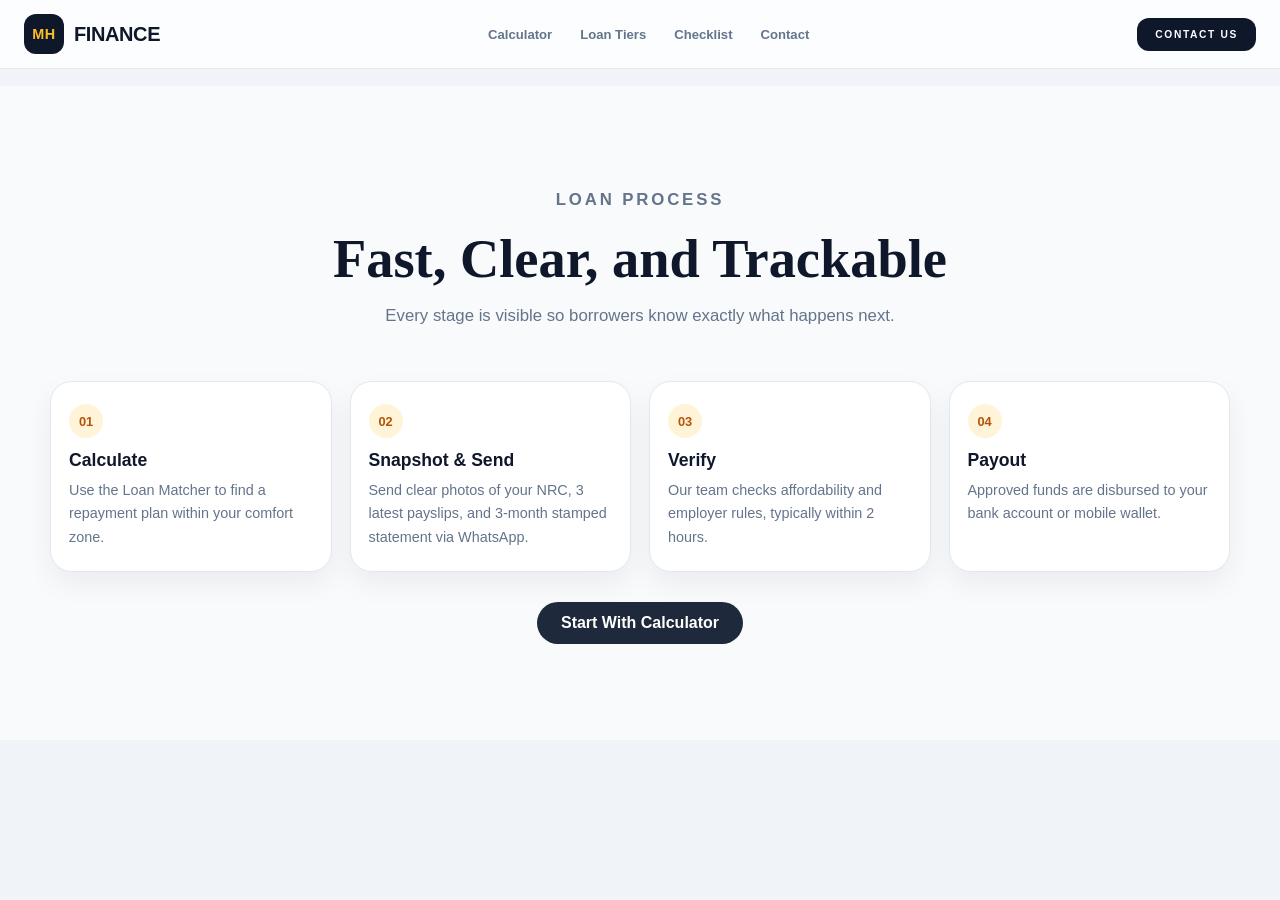
<file: about.html>
<!DOCTYPE html>
<html lang="en">
<head>
    <meta charset="UTF-8">
    <meta http-equiv="refresh" content="0; url=process.html">
    <meta name="viewport" content="width=device-width, initial-scale=1.0">
    <title>Redirecting to Process</title>
</head>
<body>
    <p>Redirecting to <a href="process.html">Loan Process</a>...</p>
</body>
</html>
</file>
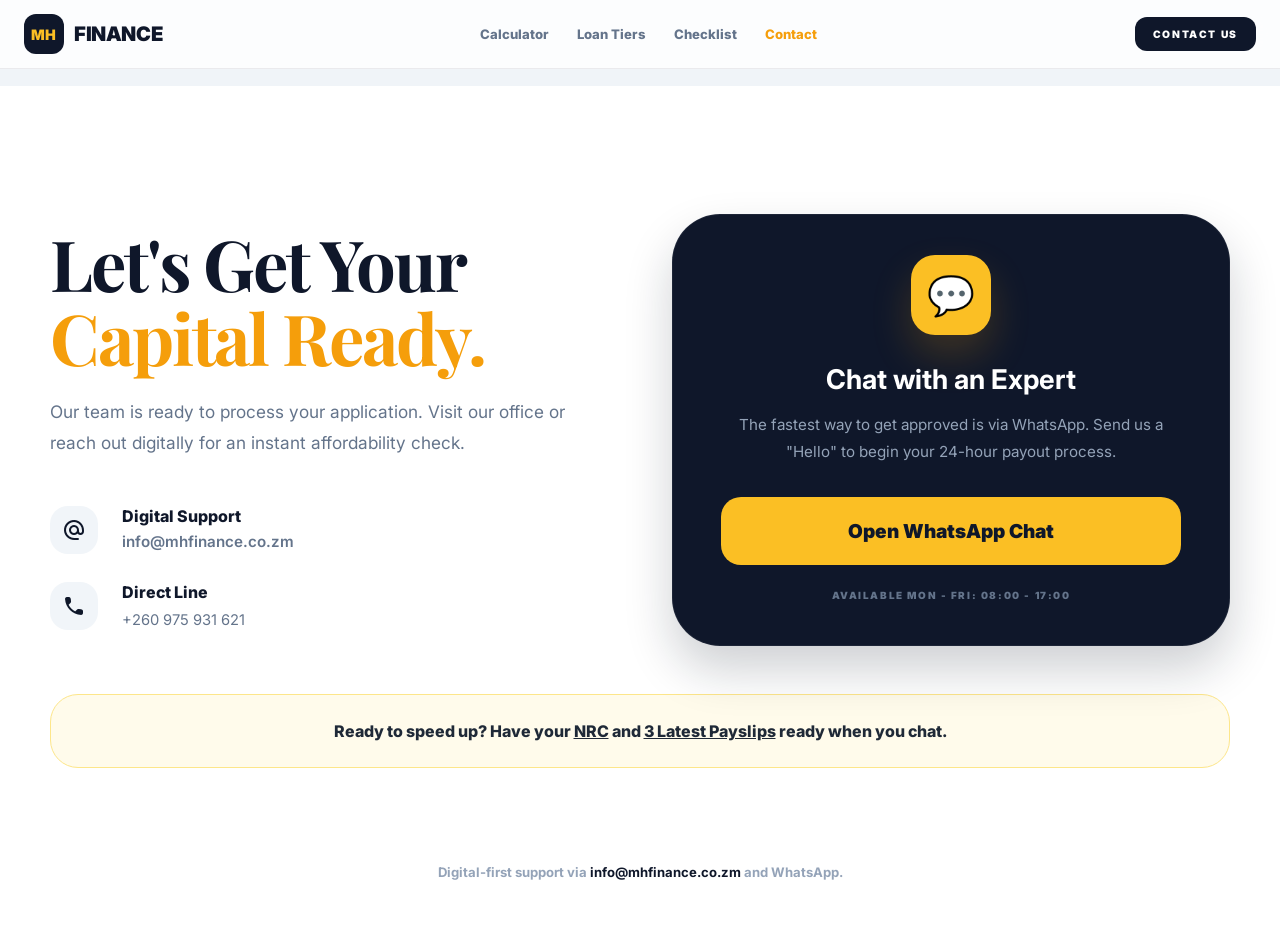
<file: contact.html>
<!DOCTYPE html>
<html lang="en">
<head>
    <meta charset="UTF-8">
    <meta name="viewport" content="width=device-width, initial-scale=1.0">
    <title>Contact MH Finance</title>
    <link rel="preconnect" href="https://fonts.googleapis.com">
    <link rel="preconnect" href="https://fonts.gstatic.com" crossorigin>
    <link href="https://fonts.googleapis.com/css2?family=Inter:wght@300;400;700;900&family=Playfair+Display:wght@700&display=swap" rel="stylesheet">
    <link href="https://fonts.googleapis.com/icon?family=Material+Icons+Round" rel="stylesheet">
    <link rel="stylesheet" href="css/styles.css">
</head>
<body>
    <nav class="elite-nav">
        <div class="elite-nav__inner">
            <a href="index.html" class="elite-brand" aria-label="MH Finance Home">
                <span class="elite-brand__mark">MH</span>
                <span class="elite-brand__word">Finance</span>
            </a>
            <div class="elite-menu" aria-label="Primary navigation">
                <a href="index.html">Calculator</a>
                <a href="packages.html">Loan Tiers</a>
                <a href="requirements.html">Checklist</a>
                <a href="contact.html" class="is-active">Contact</a>
            </div>
            <a href="https://wa.me/260975931621" class="elite-nav__cta" target="_blank" rel="noopener noreferrer">Contact Us</a>
        </div>
    </nav>

    <section class="contact-portal">
        <div class="contact-portal__inner">
            <div class="contact-portal__grid">
                <div class="contact-portal__content">
                    <div>
                        <h1>Let's Get Your <br><span>Capital Ready.</span></h1>
                        <p>Our team is ready to process your application. Visit our office or reach out digitally for an instant affordability check.</p>
                    </div>

                    <div class="contact-portal__details">
                        <div class="contact-portal__item">
                            <div class="contact-portal__icon">
                                <span class="material-icons-round">alternate_email</span>
                            </div>
                            <div>
                                <h4>Digital Support</h4>
                                <a href="mailto:info@mhfinance.co.zm" class="contact-portal__link">info@mhfinance.co.zm</a>
                            </div>
                        </div>

                        <div class="contact-portal__item">
                            <div class="contact-portal__icon">
                                <span class="material-icons-round">call</span>
                            </div>
                            <div>
                                <h4>Direct Line</h4>
                                <p>+260 975 931 621</p>
                            </div>
                        </div>
                    </div>
                </div>

                <div class="contact-portal__card">
                    <div class="contact-portal__chat-icon">💬</div>
                    <h3>Chat with an Expert</h3>
                    <p>The fastest way to get approved is via WhatsApp. Send us a "Hello" to begin your 24-hour payout process.</p>

                    <a href="https://wa.me/260975931621" class="contact-portal__cta" target="_blank" rel="noopener noreferrer">Open WhatsApp Chat</a>

                    <p class="contact-portal__hours">Available Mon - Fri: 08:00 - 17:00</p>
                </div>
            </div>

            <div class="contact-portal__reminder">
                <p>Ready to speed up? Have your <span>NRC</span> and <span>3 Latest Payslips</span> ready when you chat.</p>
            </div>
        </div>
    </section>

    <footer class="contact-digital-footer">
        <p>Digital-first support via <a href="mailto:info@mhfinance.co.zm">info@mhfinance.co.zm</a> and WhatsApp.</p>
    </footer>
</body>
</html>
</file>
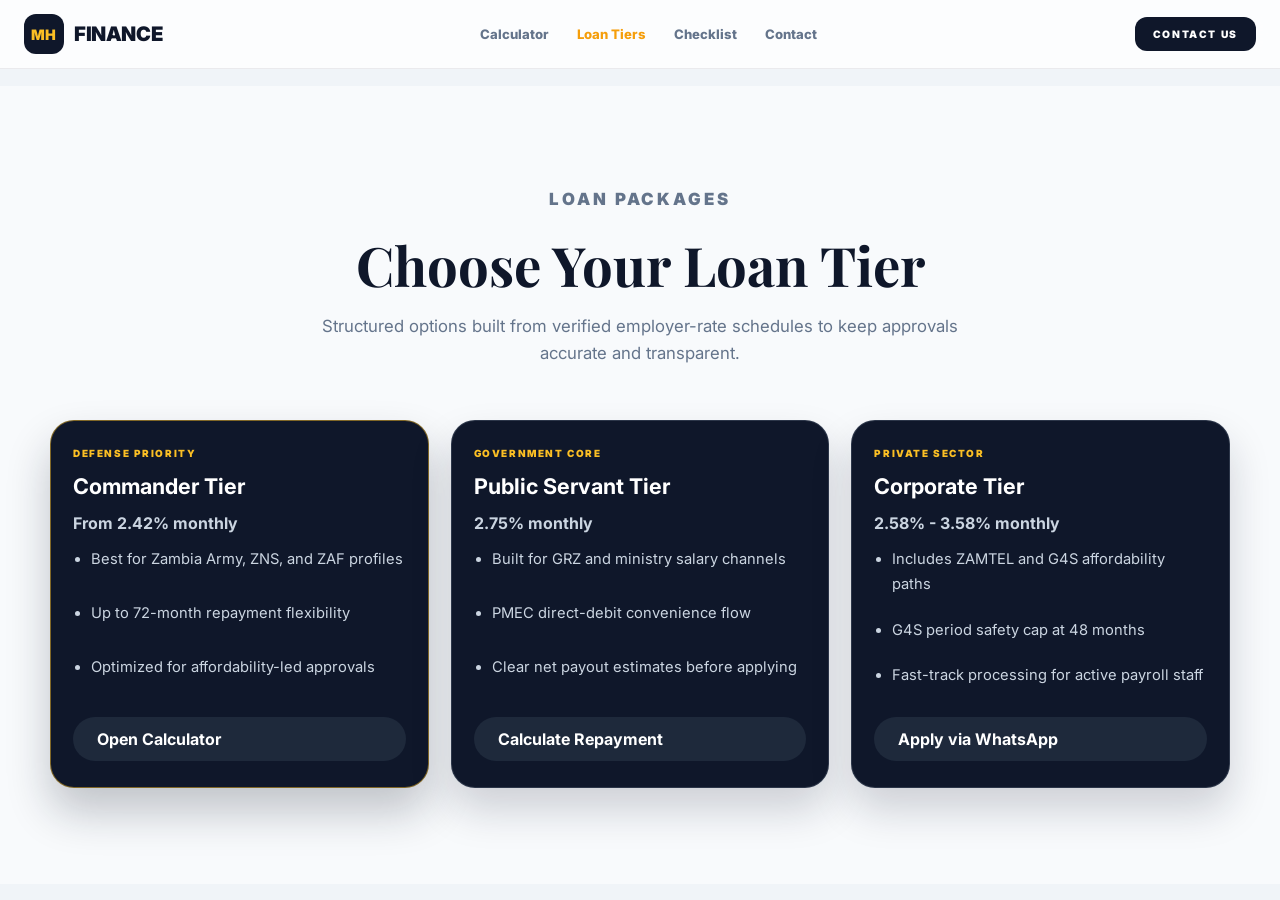
<file: packages.html>
<!DOCTYPE html>
<html lang="en">
<head>
    <meta charset="UTF-8">
    <meta name="viewport" content="width=device-width, initial-scale=1.0">
    <title>MH Finance | Loan Tiers</title>
    <link rel="preconnect" href="https://fonts.googleapis.com">
    <link rel="preconnect" href="https://fonts.gstatic.com" crossorigin>
    <link href="https://fonts.googleapis.com/css2?family=Inter:wght@300;400;700;900&family=Playfair+Display:wght@700&display=swap" rel="stylesheet">
    <link rel="stylesheet" href="css/styles.css">
</head>
<body>
    <nav class="elite-nav">
        <div class="elite-nav__inner">
            <a href="index.html" class="elite-brand" aria-label="MH Finance Home">
                <span class="elite-brand__mark">MH</span>
                <span class="elite-brand__word">Finance</span>
            </a>
            <div class="elite-menu" aria-label="Primary navigation">
                <a href="index.html">Calculator</a>
                <a href="packages.html" class="is-active">Loan Tiers</a>
                <a href="requirements.html">Checklist</a>
                <a href="contact.html">Contact</a>
            </div>
            <a href="https://wa.me/260975931621" class="elite-nav__cta" target="_blank" rel="noopener noreferrer">Contact Us</a>
        </div>
    </nav>

    <header class="sub-hero">
        <div class="sub-hero__inner">
            <p class="sub-hero__eyebrow">Loan Packages</p>
            <h1>Choose Your Loan Tier</h1>
            <p>Structured options built from verified employer-rate schedules to keep approvals accurate and transparent.</p>
        </div>
    </header>

    <main class="tiers-page">
        <section class="tiers-grid" aria-label="Loan tier cards">
            <article class="tier-card tier-card--featured">
                <p class="tier-card__tag">Defense Priority</p>
                <h2>Commander Tier</h2>
                <p class="tier-card__rate">From 2.42% monthly</p>
                <ul>
                    <li>Best for Zambia Army, ZNS, and ZAF profiles</li>
                    <li>Up to 72-month repayment flexibility</li>
                    <li>Optimized for affordability-led approvals</li>
                </ul>
                <a class="btn-primary" href="index.html#loan-calculator">Open Calculator</a>
            </article>

            <article class="tier-card">
                <p class="tier-card__tag">Government Core</p>
                <h2>Public Servant Tier</h2>
                <p class="tier-card__rate">2.75% monthly</p>
                <ul>
                    <li>Built for GRZ and ministry salary channels</li>
                    <li>PMEC direct-debit convenience flow</li>
                    <li>Clear net payout estimates before applying</li>
                </ul>
                <a class="btn-primary" href="index.html#loan-calculator">Calculate Repayment</a>
            </article>

            <article class="tier-card">
                <p class="tier-card__tag">Private Sector</p>
                <h2>Corporate Tier</h2>
                <p class="tier-card__rate">2.58% - 3.58% monthly</p>
                <ul>
                    <li>Includes ZAMTEL and G4S affordability paths</li>
                    <li>G4S period safety cap at 48 months</li>
                    <li>Fast-track processing for active payroll staff</li>
                </ul>
                <a class="btn-primary" href="https://wa.me/260975931621?text=Hello%20MH%20Finance%2C%20I%20want%20to%20apply%20for%20the%20Corporate%20Tier." target="_blank" rel="noopener noreferrer">Apply via WhatsApp</a>
            </article>
        </section>
    </main>
</body>
</html>
</file>
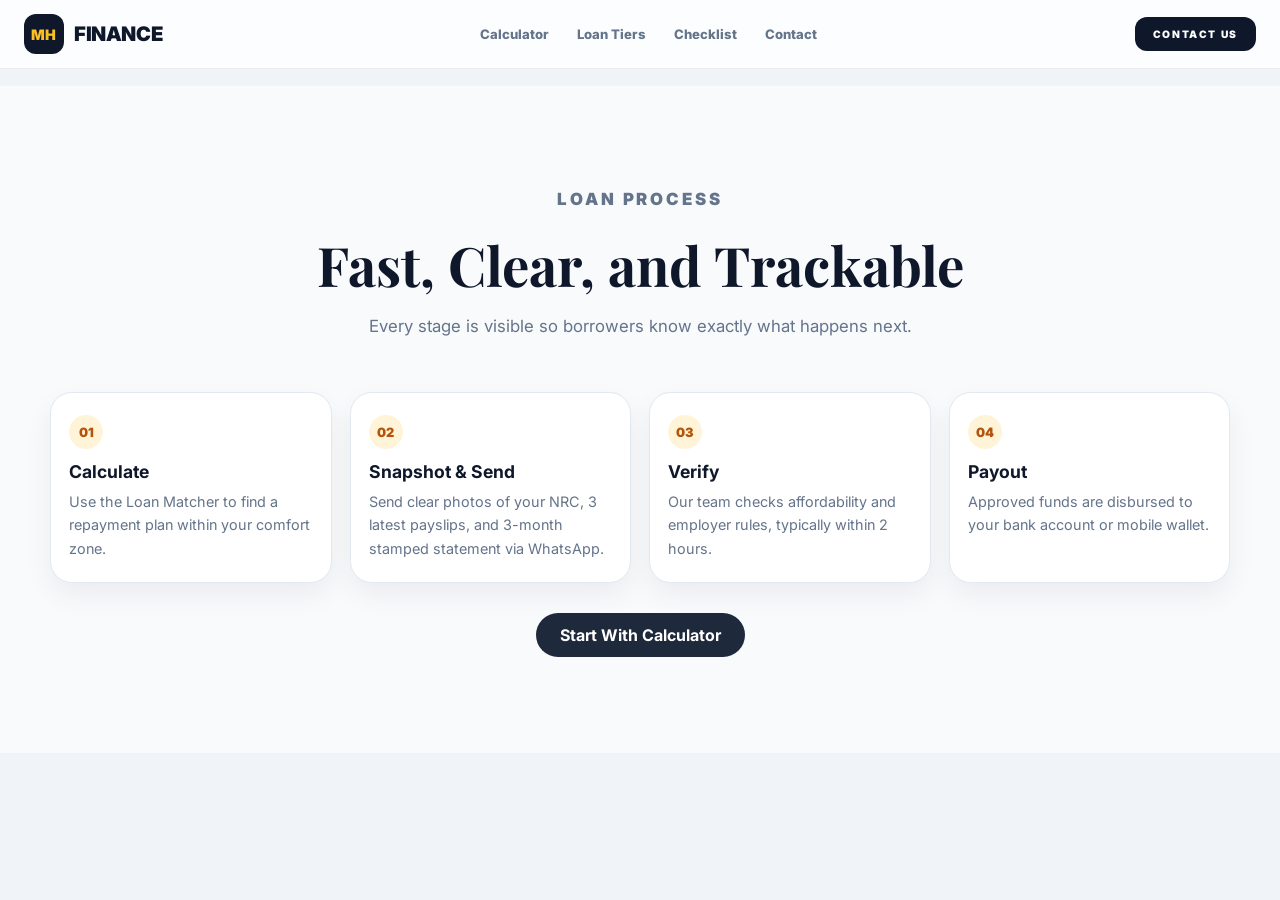
<file: process.html>
<!DOCTYPE html>
<html lang="en">
<head>
    <meta charset="UTF-8">
    <meta name="viewport" content="width=device-width, initial-scale=1.0">
    <title>MH Finance | Process</title>
    <link rel="preconnect" href="https://fonts.googleapis.com">
    <link rel="preconnect" href="https://fonts.gstatic.com" crossorigin>
    <link href="https://fonts.googleapis.com/css2?family=Inter:wght@300;400;700;900&family=Playfair+Display:wght@700&display=swap" rel="stylesheet">
    <link rel="stylesheet" href="css/styles.css">
</head>
<body>
    <nav class="elite-nav">
        <div class="elite-nav__inner">
            <a href="index.html" class="elite-brand" aria-label="MH Finance Home">
                <span class="elite-brand__mark">MH</span>
                <span class="elite-brand__word">Finance</span>
            </a>
            <div class="elite-menu" aria-label="Primary navigation">
                <a href="index.html">Calculator</a>
                <a href="packages.html">Loan Tiers</a>
                <a href="requirements.html">Checklist</a>
                <a href="contact.html">Contact</a>
            </div>
            <a href="https://wa.me/260975931621" class="elite-nav__cta" target="_blank" rel="noopener noreferrer">Contact Us</a>
        </div>
    </nav>

    <header class="sub-hero">
        <div class="sub-hero__inner">
            <p class="sub-hero__eyebrow">Loan Process</p>
            <h1>Fast, Clear, and Trackable</h1>
            <p>Every stage is visible so borrowers know exactly what happens next.</p>
        </div>
    </header>

    <main class="timeline-page">
        <section class="timeline" aria-label="Loan process timeline">
            <article class="timeline-step">
                <span>01</span>
                <h2>Calculate</h2>
                <p>Use the Loan Matcher to find a repayment plan within your comfort zone.</p>
            </article>
            <article class="timeline-step">
                <span>02</span>
                <h2>Snapshot &amp; Send</h2>
                <p>Send clear photos of your NRC, 3 latest payslips, and 3-month stamped statement via WhatsApp.</p>
            </article>
            <article class="timeline-step">
                <span>03</span>
                <h2>Verify</h2>
                <p>Our team checks affordability and employer rules, typically within 2 hours.</p>
            </article>
            <article class="timeline-step">
                <span>04</span>
                <h2>Payout</h2>
                <p>Approved funds are disbursed to your bank account or mobile wallet.</p>
            </article>
        </section>

        <div class="timeline-cta">
            <a class="btn-primary" href="index.html#loan-calculator">Start With Calculator</a>
        </div>
    </main>
</body>
</html>
</file>
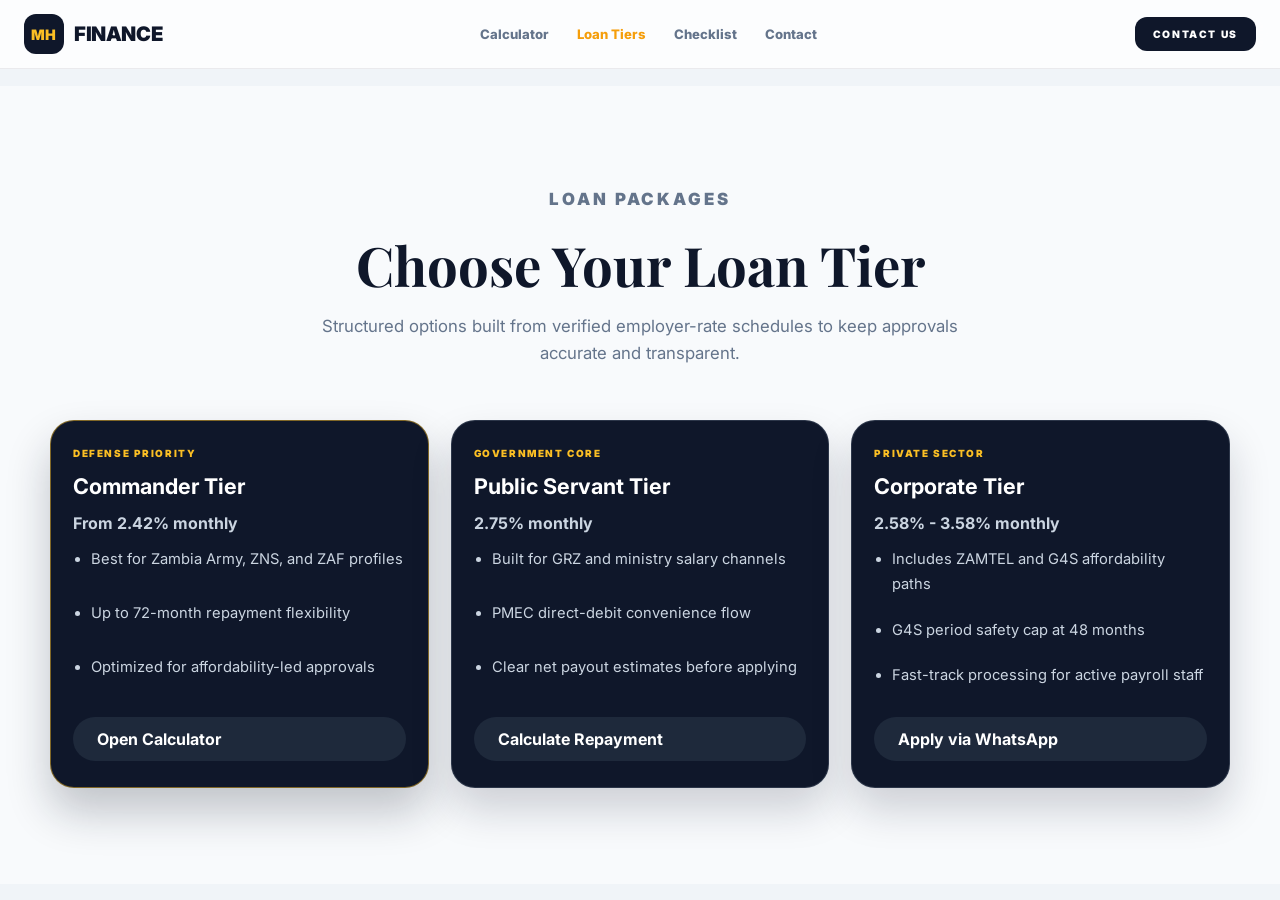
<file: products.html>
<!DOCTYPE html>
<html lang="en">
<head>
    <meta charset="UTF-8">
    <meta http-equiv="refresh" content="0; url=packages.html">
    <meta name="viewport" content="width=device-width, initial-scale=1.0">
    <title>Redirecting to Loan Tiers</title>
</head>
<body>
    <p>Redirecting to <a href="packages.html">Loan Tiers</a>...</p>
</body>
</html>
</file>
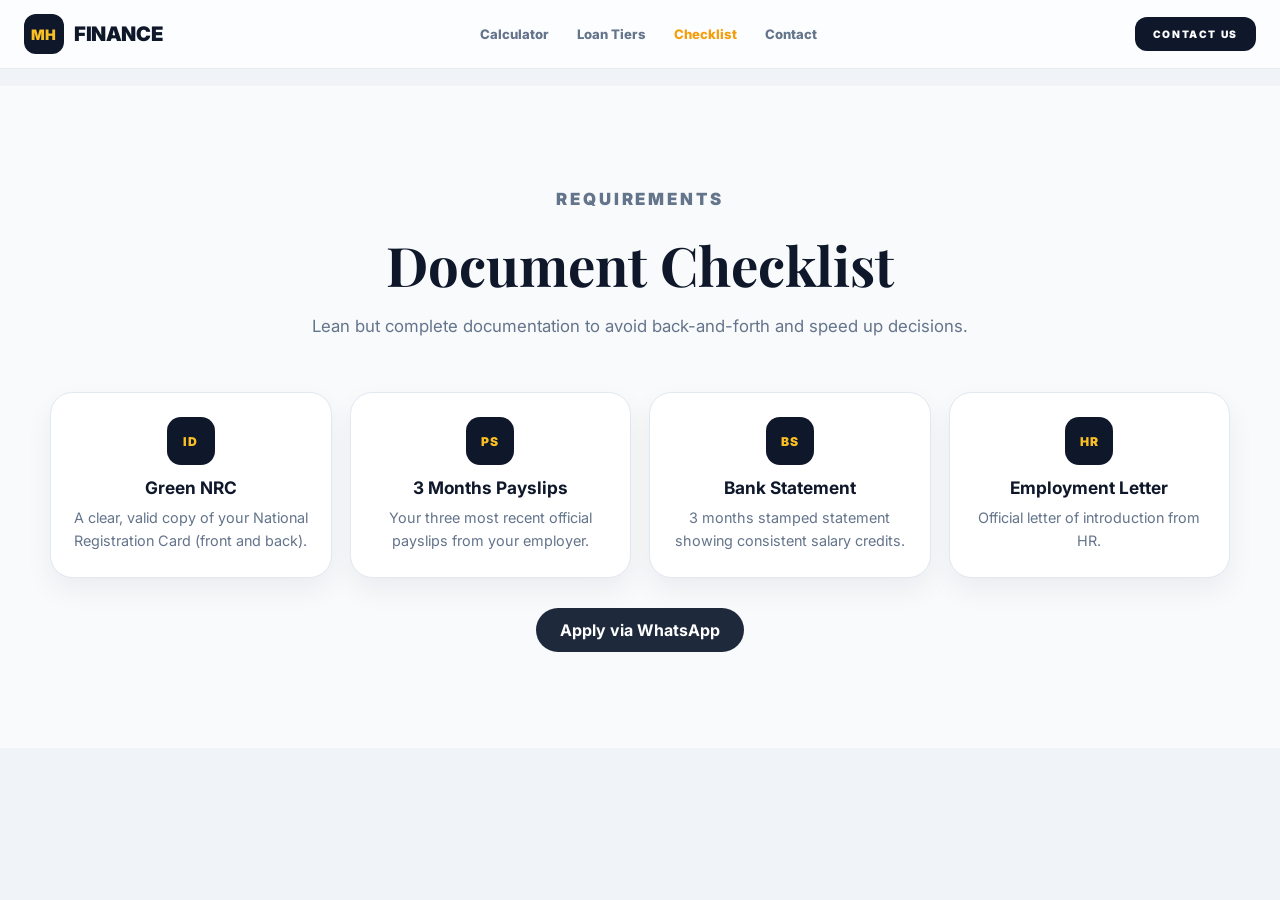
<file: requirements.html>
<!DOCTYPE html>
<html lang="en">
<head>
    <meta charset="UTF-8">
    <meta name="viewport" content="width=device-width, initial-scale=1.0">
    <title>MH Finance | Requirements Checklist</title>
    <link rel="preconnect" href="https://fonts.googleapis.com">
    <link rel="preconnect" href="https://fonts.gstatic.com" crossorigin>
    <link href="https://fonts.googleapis.com/css2?family=Inter:wght@300;400;700;900&family=Playfair+Display:wght@700&display=swap" rel="stylesheet">
    <link rel="stylesheet" href="css/styles.css">
</head>
<body>
    <nav class="elite-nav">
        <div class="elite-nav__inner">
            <a href="index.html" class="elite-brand" aria-label="MH Finance Home">
                <span class="elite-brand__mark">MH</span>
                <span class="elite-brand__word">Finance</span>
            </a>
            <div class="elite-menu" aria-label="Primary navigation">
                <a href="index.html">Calculator</a>
                <a href="packages.html">Loan Tiers</a>
                <a href="requirements.html" class="is-active">Checklist</a>
                <a href="contact.html">Contact</a>
            </div>
            <a href="https://wa.me/260975931621" class="elite-nav__cta" target="_blank" rel="noopener noreferrer">Contact Us</a>
        </div>
    </nav>

    <header class="sub-hero">
        <div class="sub-hero__inner">
            <p class="sub-hero__eyebrow">Requirements</p>
            <h1>Document Checklist</h1>
            <p>Lean but complete documentation to avoid back-and-forth and speed up decisions.</p>
        </div>
    </header>

    <main class="checklist-page">
        <section class="checklist-grid" aria-label="Loan requirements checklist">
            <article class="check-item">
                <div class="check-item__icon">ID</div>
                <h2>Green NRC</h2>
                <p>A clear, valid copy of your National Registration Card (front and back).</p>
            </article>

            <article class="check-item">
                <div class="check-item__icon">PS</div>
                <h2>3 Months Payslips</h2>
                <p>Your three most recent official payslips from your employer.</p>
            </article>

            <article class="check-item">
                <div class="check-item__icon">BS</div>
                <h2>Bank Statement</h2>
                <p>3 months stamped statement showing consistent salary credits.</p>
            </article>

            <article class="check-item">
                <div class="check-item__icon">HR</div>
                <h2>Employment Letter</h2>
                <p>Official letter of introduction from HR.</p>
            </article>
        </section>

        <div class="timeline-cta">
            <a class="btn-primary" href="https://wa.me/260975931621?text=Hello%20MH%20Finance%2C%20I%20have%20my%20documents%20ready%20and%20want%20to%20apply." target="_blank" rel="noopener noreferrer">Apply via WhatsApp</a>
        </div>
    </main>
</body>
</html>
</file>
<file: css/styles.css>
:root {
    --keria-emerald: #1e293b;
    --keria-cream: #f0f4f8;
    --keria-gold: #fbbf24;
    --text-main: #1e293b;
}

* {
    box-sizing: border-box;
}

body {
    background-color: var(--keria-cream);
    font-family: 'Inter', sans-serif;
    color: var(--text-main);
    margin: 0;
    padding-top: 86px;
}

a {
    color: inherit;
}

nav {
    position: sticky;
    top: 0;
    background: rgba(240, 244, 248, 0.97);
    backdrop-filter: blur(10px);
    z-index: 1000;
    border-bottom: 1px solid rgba(30, 41, 59, 0.08);
}

.main-nav {
    display: flex;
    justify-content: space-between;
    padding: 20px 5%;
    align-items: center;
    position: sticky;
    top: 0;
    background: rgba(240, 244, 248, 0.95);
    backdrop-filter: blur(8px);
    z-index: 40;
    border-bottom: 1px solid rgba(30, 41, 59, 0.1);
}

.nav-logo {
    height: 48px;
    width: auto;
    display: block;
}

.menu {
    display: flex;
    gap: 20px;
}

.menu a {
    text-decoration: none;
    color: var(--keria-emerald);
    font-size: 0.9rem;
    font-weight: 700;
}

.menu a:hover {
    opacity: 0.75;
}

/* ==============================
   Elite Nav + Hero (Homepage)
   ============================== */
.elite-nav {
    position: fixed;
    top: 0;
    left: 0;
    width: 100%;
    z-index: 1200;
    background: rgba(255, 255, 255, 0.8);
    backdrop-filter: blur(14px);
    border-bottom: 1px solid rgba(15, 23, 42, 0.08);
}

.elite-nav__inner {
    max-width: 1280px;
    margin: 0 auto;
    padding: 14px 24px;
    display: flex;
    align-items: center;
    justify-content: space-between;
    gap: 18px;
}

.elite-brand {
    display: inline-flex;
    align-items: center;
    gap: 10px;
    text-decoration: none;
}

.elite-brand__mark {
    width: 40px;
    height: 40px;
    border-radius: 12px;
    background: #0f172a;
    color: #fbbf24;
    display: inline-flex;
    align-items: center;
    justify-content: center;
    font-size: 0.9rem;
    font-weight: 900;
    letter-spacing: 0.04em;
}

.elite-brand__word {
    color: #0f172a;
    font-size: 1.25rem;
    font-weight: 900;
    letter-spacing: -0.02em;
    text-transform: uppercase;
}

.elite-menu {
    display: flex;
    gap: 28px;
    align-items: center;
}

.elite-menu a {
    font-size: 0.82rem;
    font-weight: 800;
    color: #64748b;
    text-decoration: none;
    transition: color 0.2s ease;
}

.elite-menu a:hover {
    color: #f59e0b;
}

.elite-menu a.is-active {
    color: #f59e0b;
}

.elite-nav__cta {
    display: inline-flex;
    align-items: center;
    justify-content: center;
    padding: 11px 18px;
    border-radius: 12px;
    background: #0f172a;
    color: #fff;
    text-decoration: none;
    font-size: 0.64rem;
    font-weight: 900;
    text-transform: uppercase;
    letter-spacing: 0.16em;
    transition: background 0.2s ease, transform 0.2s ease;
}

.elite-nav__cta:hover {
    background: #f59e0b;
    color: #0f172a;
    transform: translateY(-1px);
}

.elite-hero {
    position: relative;
    overflow: hidden;
    padding: 96px 24px 48px;
    text-align: center;
    background: #f8fafc;
}

.elite-hero__glow {
    position: absolute;
    top: -120px;
    left: 50%;
    width: min(1000px, 92vw);
    height: min(1000px, 92vw);
    transform: translateX(-50%);
    border-radius: 999px;
    background: radial-gradient(circle at center, rgba(251, 191, 36, 0.22) 0%, rgba(251, 191, 36, 0.08) 35%, rgba(248, 250, 252, 0) 70%);
    filter: blur(64px);
    pointer-events: none;
    z-index: 0;
}

.elite-hero__inner {
    position: relative;
    z-index: 1;
    max-width: 980px;
    margin: 0 auto;
}

.elite-hero__badge {
    width: fit-content;
    margin: 0 auto 26px;
    padding: 9px 14px;
    border-radius: 999px;
    background: #f1f5f9;
    color: #64748b;
    font-size: 0.6rem;
    font-weight: 900;
    letter-spacing: 0.18em;
    text-transform: uppercase;
}

.elite-hero h1 {
    margin: 0;
    color: #0f172a;
    font-family: 'Playfair Display', serif;
    font-size: clamp(2.6rem, 8vw, 5.8rem);
    line-height: 0.92;
    letter-spacing: -0.03em;
}

.elite-hero h1 span {
    color: #f59e0b;
}

.elite-hero p {
    max-width: 760px;
    margin: 30px auto 0;
    color: #64748b;
    font-size: clamp(1rem, 2vw, 1.25rem);
    line-height: 1.7;
    font-weight: 500;
}

.elite-hero p strong {
    color: #0f172a;
    font-weight: 800;
}

.elite-hero__trust {
    margin-top: 34px;
    display: flex;
    align-items: center;
    justify-content: center;
    gap: 14px;
    flex-wrap: wrap;
}

.elite-hero__chips {
    display: flex;
    margin-right: 4px;
}

.elite-hero__chips span {
    width: 40px;
    height: 40px;
    margin-left: -8px;
    border: 4px solid #fff;
    border-radius: 999px;
    background: #e2e8f0;
    color: #0f172a;
    display: inline-flex;
    align-items: center;
    justify-content: center;
    font-size: 0.56rem;
    font-weight: 800;
    letter-spacing: 0.03em;
}

.elite-hero__chips span:first-child {
    margin-left: 0;
}

.elite-hero__trust p {
    margin: 0;
    color: #94a3b8;
    font-size: 0.86rem;
    font-weight: 800;
    letter-spacing: 0.01em;
}

.sub-hero {
    padding: 88px 24px 24px;
    background: #f8fafc;
}

.sub-hero__inner {
    max-width: 960px;
    margin: 0 auto;
    text-align: center;
}

.sub-hero__eyebrow {
    margin: 0;
    color: #94a3b8;
    font-size: 0.64rem;
    font-weight: 900;
    letter-spacing: 0.17em;
    text-transform: uppercase;
}

.sub-hero h1 {
    margin: 14px 0 0;
    font-family: 'Playfair Display', serif;
    color: #0f172a;
    font-size: clamp(2rem, 5vw, 3.4rem);
}

.sub-hero p {
    margin: 12px auto 0;
    color: #64748b;
    font-size: 1.05rem;
    max-width: 680px;
    line-height: 1.65;
}

.tiers-page,
.timeline-page,
.checklist-page {
    padding: 28px 24px 96px;
    background: #f8fafc;
}

.tiers-grid {
    max-width: 1180px;
    margin: 0 auto;
    display: grid;
    grid-template-columns: repeat(3, minmax(0, 1fr));
    gap: 22px;
}

.tier-card {
    background: #0f172a;
    color: #e2e8f0;
    border-radius: 1.5rem;
    border: 1px solid rgba(148, 163, 184, 0.22);
    padding: 26px 22px;
    display: flex;
    flex-direction: column;
    gap: 14px;
    box-shadow: 0 22px 40px rgba(15, 23, 42, 0.18);
}

.tier-card--featured {
    border-color: rgba(251, 191, 36, 0.48);
    box-shadow: 0 24px 44px rgba(15, 23, 42, 0.24);
}

.tier-card__tag {
    margin: 0;
    font-size: 0.62rem;
    font-weight: 900;
    letter-spacing: 0.16em;
    text-transform: uppercase;
    color: #fbbf24;
}

.tier-card h2 {
    margin: 0;
    color: #fff;
    font-size: 1.35rem;
}

.tier-card__rate {
    margin: 0;
    color: #cbd5e1;
    font-size: 1rem;
    font-weight: 700;
}

.tier-card ul {
    margin: 0;
    padding-left: 18px;
    line-height: 1.7;
    color: #cbd5e1;
    font-size: 0.92rem;
    display: grid;
    gap: 6px;
    min-height: 156px;
}

.timeline {
    max-width: 1180px;
    margin: 0 auto;
    display: grid;
    grid-template-columns: repeat(4, minmax(0, 1fr));
    gap: 18px;
}

.timeline-step {
    background: #fff;
    border: 1px solid #e2e8f0;
    border-radius: 1.35rem;
    padding: 22px 18px;
    box-shadow: 0 12px 28px rgba(15, 23, 42, 0.06);
}

.timeline-step span {
    display: inline-flex;
    width: 34px;
    height: 34px;
    border-radius: 999px;
    align-items: center;
    justify-content: center;
    background: rgba(251, 191, 36, 0.18);
    color: #b45309;
    font-size: 0.8rem;
    font-weight: 900;
}

.timeline-step h2 {
    margin: 12px 0 0;
    color: #0f172a;
    font-size: 1.1rem;
}

.timeline-step p {
    margin: 8px 0 0;
    color: #64748b;
    line-height: 1.6;
    font-size: 0.9rem;
}

.timeline-cta {
    max-width: 1180px;
    margin: 30px auto 0;
    text-align: center;
}

.checklist-grid {
    max-width: 1180px;
    margin: 0 auto;
    display: grid;
    grid-template-columns: repeat(4, minmax(0, 1fr));
    gap: 18px;
}

.check-item {
    background: #fff;
    border: 1px solid #e2e8f0;
    border-radius: 1.4rem;
    padding: 24px 18px;
    box-shadow: 0 12px 28px rgba(15, 23, 42, 0.06);
    text-align: center;
}

.check-item__icon {
    width: 48px;
    height: 48px;
    margin: 0 auto;
    border-radius: 14px;
    background: #0f172a;
    color: #fbbf24;
    font-size: 0.76rem;
    font-weight: 900;
    letter-spacing: 0.08em;
    display: flex;
    align-items: center;
    justify-content: center;
}

.check-item h2 {
    margin: 12px 0 0;
    color: #0f172a;
    font-size: 1.08rem;
}

.check-item p {
    margin: 8px 0 0;
    color: #64748b;
    font-size: 0.9rem;
    line-height: 1.6;
}

.contact-portal {
    padding: 128px 24px 96px;
    background: #fff;
}

.contact-portal__inner {
    max-width: 1180px;
    margin: 0 auto;
}

.contact-portal__grid {
    display: grid;
    grid-template-columns: 1fr 1fr;
    gap: 64px;
    align-items: center;
}

.contact-portal__content {
    display: flex;
    flex-direction: column;
    gap: 48px;
}

.contact-portal__content h1 {
    margin: 0;
    color: #0f172a;
    font-family: 'Playfair Display', serif;
    font-size: clamp(2.4rem, 6vw, 4.4rem);
    line-height: 1.05;
    letter-spacing: -0.03em;
}

.contact-portal__content h1 span {
    color: #f59e0b;
}

.contact-portal__content > div > p {
    margin: 22px 0 0;
    color: #64748b;
    font-size: 1.08rem;
    line-height: 1.75;
    max-width: 620px;
}

.contact-portal__details {
    display: flex;
    flex-direction: column;
    gap: 28px;
}

.contact-portal__item {
    display: flex;
    gap: 24px;
    align-items: flex-start;
}

.contact-portal__item:hover .contact-portal__icon {
    background: #f59e0b;
    color: #fff;
    transform: translateY(-1px);
}

.contact-portal__icon {
    width: 48px;
    height: 48px;
    border-radius: 18px;
    background: #f1f5f9;
    display: flex;
    align-items: center;
    justify-content: center;
    font-size: 1.25rem;
    flex: 0 0 auto;
    color: #0f172a;
    transition: background 0.18s ease, color 0.18s ease, transform 0.18s ease;
}

.contact-portal__item h4 {
    margin: 0;
    color: #0f172a;
    font-size: 1rem;
    font-weight: 800;
}

.contact-portal__item p {
    margin: 6px 0 0;
    color: #64748b;
    font-size: 0.92rem;
    line-height: 1.65;
}

.contact-portal__link {
    display: inline-block;
    margin-top: 6px;
    color: #64748b;
    font-size: 0.95rem;
    font-weight: 600;
    text-decoration: none;
    transition: color 0.18s ease;
}

.contact-portal__link:hover {
    color: #f59e0b;
}

.contact-portal__card {
    background: #0f172a;
    border: 1px solid rgba(255, 255, 255, 0.06);
    border-radius: 3rem;
    box-shadow: 0 24px 48px rgba(15, 23, 42, 0.2);
    padding: 40px 48px;
    text-align: center;
}

.contact-portal__chat-icon {
    width: 80px;
    height: 80px;
    margin: 0 auto 28px;
    border-radius: 24px;
    background: #fbbf24;
    color: #0f172a;
    display: flex;
    align-items: center;
    justify-content: center;
    font-size: 2.4rem;
    box-shadow: 0 20px 40px rgba(245, 158, 11, 0.2);
}

.contact-portal__card h3 {
    margin: 0;
    color: #fff;
    font-size: 1.7rem;
}

.contact-portal__card > p {
    margin: 16px 0 32px;
    color: #94a3b8;
    font-size: 0.95rem;
    line-height: 1.75;
}

.contact-portal__cta {
    display: block;
    width: 100%;
    padding: 22px 18px;
    border-radius: 1.25rem;
    background: #fbbf24;
    color: #0f172a;
    text-decoration: none;
    font-size: 1.2rem;
    font-weight: 900;
    transition: transform 0.18s ease, background 0.18s ease;
}

.contact-portal__cta:hover {
    background: #fcd34d;
    transform: translateY(-1px);
}

.contact-portal__hours {
    margin: 22px 0 0 !important;
    color: #64748b !important;
    font-size: 0.62rem !important;
    text-transform: uppercase;
    letter-spacing: 0.16em;
    font-weight: 900;
}

.contact-portal__reminder {
    margin-top: 48px;
    padding: 26px 24px;
    border-radius: 1.75rem;
    background: #fffbeb;
    border: 1px solid #fde68a;
    text-align: center;
}

.contact-portal__reminder p {
    margin: 0;
    color: #1f2937;
    font-size: 1rem;
    font-weight: 800;
}

.contact-portal__reminder span {
    text-decoration: underline;
}

.contact-digital-footer {
    padding: 0 24px 48px;
    background: #fff;
    text-align: center;
}

.contact-digital-footer p {
    margin: 0 auto;
    max-width: 1180px;
    color: #94a3b8;
    font-size: 0.82rem;
    font-weight: 700;
}

.contact-digital-footer a {
    color: #0f172a;
    text-decoration: none;
}

.contact-digital-footer a:hover {
    color: #f59e0b;
}

.hero {
    text-align: center;
    padding: 100px 20px;
    background: var(--keria-emerald);
    color: white;
    border-radius: 0 0 50px 50px;
}

.hero h1 {
    font-family: 'Playfair Display', serif;
    font-size: clamp(2rem, 5vw, 3rem);
    margin: 0;
}

.hero p {
    opacity: 0.85;
    max-width: 620px;
    margin: 20px auto;
    line-height: 1.6;
}

.section-copy {
    max-width: 820px;
    margin: 80px auto;
    text-align: center;
    padding: 0 20px;
}

.section-copy h2 {
    color: var(--keria-emerald);
    font-family: 'Playfair Display', serif;
}

.search-shell {
    max-width: 1200px;
    margin: 0 auto;
    padding: 0 20px;
}

.search-wrap {
    max-width: 900px;
    margin: 0 auto 12px;
}

.product-count {
    max-width: 900px;
    margin: 0 auto;
    color: #64748b;
    font-size: 0.85rem;
    font-weight: 600;
}

.search-input {
    width: 100%;
    padding: 16px 18px;
    border-radius: 1rem;
    background: rgba(255, 255, 255, 0.7);
    backdrop-filter: blur(12px);
    border: 1px solid rgba(30, 41, 59, 0.12);
    outline: none;
    transition: border-color 0.2s ease, box-shadow 0.2s ease;
    color: var(--text-main);
}

.search-input:focus {
    border-color: #fbbf24;
    box-shadow: 0 0 0 4px rgba(251, 191, 36, 0.15);
}

.filter-bar {
    display: flex;
    flex-wrap: wrap;
    justify-content: center;
    gap: 12px;
    padding: 10px 20px 0;
    max-width: 1200px;
    margin: 0 auto;
}

.filter-btn {
    background: rgba(255, 255, 255, 0.78);
    color: var(--keria-emerald);
    border: 1px solid rgba(30, 41, 59, 0.15);
    border-radius: 999px;
    padding: 10px 16px;
    font-size: 0.75rem;
    font-weight: 700;
    letter-spacing: 0.04em;
    cursor: pointer;
    transition: all 0.25s ease;
}

.filter-btn:hover,
.filter-btn.active {
    background: var(--keria-emerald);
    color: #fff;
    border-color: var(--keria-emerald);
    box-shadow: 0 10px 20px rgba(30, 41, 59, 0.15);
}

.product-grid {
    display: grid;
    grid-template-columns: repeat(auto-fill, minmax(280px, 1fr));
    gap: 30px;
    padding: 50px 5%;
    max-width: 1200px;
    margin: 0 auto;
}

/* Premium Comparison Cards */
.product-card {
    background: #fff;
    border: 1px solid rgba(30, 41, 59, 0.1);
    border-radius: 2rem;
    padding: 1.5rem;
    transition: all 0.3s ease;
}

.product-card:hover {
    transform: translateY(-6px);
    box-shadow: 0 16px 40px rgba(30, 41, 59, 0.1);
    border-color: var(--keria-gold);
}

.product-card--interactive {
    cursor: pointer;
}

.product-card--soldout {
    filter: grayscale(0.5);
}

.product-image-wrap {
    position: relative;
    overflow: hidden;
    border-radius: 1.5rem;
}

.stock-overlay {
    position: absolute;
    inset: 0;
    background: rgba(0, 0, 0, 0.25);
    display: flex;
    align-items: center;
    justify-content: center;
    color: #fff;
    font-weight: 800;
    letter-spacing: 0.08em;
    font-size: 0.8rem;
}

.product-card img {
    width: 100%;
    border-radius: 1.5rem;
    aspect-ratio: 4 / 3;
    object-fit: cover;
    transition: transform 0.6s cubic-bezier(0.165, 0.84, 0.44, 1);
}

.product-card:hover img {
    transform: scale(1.08);
}

.product-meta {
    font-size: 0.8rem;
    color: #64748b;
    margin-top: 8px;
}

.category-badge {
    display: inline-block;
    background: var(--keria-gold);
    padding: 4px 10px;
    border-radius: 20px;
    font-size: 0.7rem;
    font-weight: 700;
    color: #1f2937;
    margin-top: 8px;
}

.category-badge--soldout {
    background: #9ca3af;
    color: #fff;
}

.product-row {
    display: flex;
    justify-content: space-between;
    align-items: center;
    margin-top: 20px;
    gap: 10px;
}

.price {
    font-weight: 700;
}

.btn-primary {
    background: var(--keria-emerald);
    color: white;
    padding: 12px 24px;
    border-radius: 50px;
    text-decoration: none;
    font-weight: bold;
    display: inline-block;
    transition: 0.3s;
    border: 0;
}

.btn-primary:hover {
    transform: translateY(-1px);
    box-shadow: 0 10px 20px rgba(30, 41, 59, 0.2);
}

.btn-primary--disabled,
.btn-primary--disabled:hover {
    opacity: 0.5;
    pointer-events: none;
    box-shadow: none;
    transform: none;
}

.card-btn {
    font-size: 0.7rem;
    padding: 10px 14px;
    white-space: nowrap;
}

.contact-card {
    max-width: 560px;
    margin: 40px auto 80px;
    background: rgba(255, 255, 255, 0.9);
    border: 1px solid rgba(30, 41, 59, 0.1);
    border-radius: 24px;
    padding: 30px;
    text-align: center;
}

.product-modal {
    position: fixed;
    inset: 0;
    z-index: 2000;
    display: none;
    align-items: center;
    justify-content: center;
    padding: 20px;
}

.cart-modal {
    position: fixed;
    inset: 0;
    z-index: 2100;
    display: none;
    align-items: center;
    justify-content: center;
    padding: 20px;
}

.cart-modal.is-open {
    display: flex;
}

.cart-modal__backdrop {
    position: absolute;
    inset: 0;
    background: rgba(30, 41, 59, 0.7);
    backdrop-filter: blur(4px);
}

.cart-modal__container {
    position: relative;
    width: 100%;
    max-width: 520px;
    background: #fff;
    border-radius: 1.5rem;
    padding: 26px;
    box-shadow: 0 28px 72px rgba(30, 41, 59, 0.35);
    max-height: calc(100vh - 40px);
    overflow: auto;
}

.cart-items {
    display: grid;
    gap: 10px;
    margin: 14px 0 18px;
}

.cart-item {
    display: flex;
    justify-content: space-between;
    align-items: center;
    gap: 10px;
    border: 1px solid rgba(30, 41, 59, 0.12);
    border-radius: 12px;
    padding: 10px 12px;
}

.cart-item__title {
    margin: 0;
    color: #1e293b;
    font-weight: 700;
}

.cart-item__meta {
    margin: 2px 0 0;
    color: #64748b;
    font-size: 0.82rem;
}

.cart-item__remove {
    border: 0;
    background: transparent;
    color: #dc2626;
    font-weight: 700;
    cursor: pointer;
}

.cart-total {
    border-top: 1px solid rgba(30, 41, 59, 0.12);
    padding-top: 12px;
    color: var(--keria-emerald);
    font-weight: 900;
    font-size: 1rem;
}

.cart-actions {
    display: flex;
    gap: 10px;
    align-items: center;
}

.cart-actions .btn-primary,
.cart-actions .btn-secondary {
    flex: 1;
    text-align: center;
}

.btn-secondary {
    background: #e2e8f0;
    color: #334155;
    padding: 12px 24px;
    border-radius: 50px;
    text-decoration: none;
    font-weight: bold;
    display: inline-block;
    transition: 0.3s;
    border: 0;
    cursor: pointer;
}

.btn-secondary:hover {
    background: #cbd5e1;
}

.cart-fab {
    position: fixed;
    right: 20px;
    bottom: 84px;
    z-index: 1250;
}

.cart-fab.hidden {
    display: none;
}

.cart-fab__button {
    border: 0;
    border-radius: 999px;
    background: var(--keria-emerald);
    color: #fff;
    padding: 14px 18px;
    box-shadow: 0 12px 24px rgba(30, 41, 59, 0.3);
    cursor: pointer;
    position: relative;
    display: flex;
    align-items: center;
    gap: 8px;
}

.cart-fab__icon {
    font-size: 0.82rem;
    font-weight: 800;
    letter-spacing: 0.04em;
    text-transform: uppercase;
}

.cart-fab__count {
    position: absolute;
    top: -8px;
    right: -8px;
    min-width: 24px;
    height: 24px;
    border-radius: 999px;
    background: #dc2626;
    color: #fff;
    font-size: 0.75rem;
    display: inline-flex;
    align-items: center;
    justify-content: center;
    border: 2px solid #fff;
    font-weight: 800;
}

.product-modal.is-open {
    display: flex;
}

.product-modal__backdrop {
    position: absolute;
    inset: 0;
    background: rgba(30, 41, 59, 0.8);
    backdrop-filter: blur(4px);
}

.product-modal__container {
    position: relative;
    max-width: 560px;
    width: 100%;
    background: #fff;
    border-radius: 1.8rem;
    padding: 28px;
    box-shadow: 0 30px 80px rgba(30, 41, 59, 0.35);
    max-height: calc(100vh - 40px);
    overflow: auto;
}

.product-modal__close {
    position: absolute;
    top: 16px;
    right: 16px;
    border: 0;
    background: transparent;
    font-size: 2rem;
    line-height: 1;
    color: #94a3b8;
    cursor: pointer;
}

.modal-image {
    width: 100%;
    height: 250px;
    object-fit: cover;
    border-radius: 1rem;
    margin-bottom: 14px;
}

.modal-title {
    color: var(--keria-emerald);
    font-family: 'Playfair Display', serif;
    margin: 12px 0 8px;
}

.modal-copy {
    color: #475569;
    line-height: 1.6;
    margin: 0 0 18px;
}

.modal-row {
    display: flex;
    align-items: center;
    justify-content: space-between;
    gap: 10px;
}

.modal-price {
    color: var(--keria-emerald);
    font-size: 1.5rem;
    font-weight: 900;
}

.floating-whatsapp {
    position: fixed;
    right: 20px;
    bottom: 20px;
    z-index: 1200;
    background: #25D366;
    color: #fff;
    text-decoration: none;
    border-radius: 999px;
    padding: 12px 18px;
    font-weight: 800;
    font-size: 0.8rem;
    letter-spacing: 0.04em;
    box-shadow: 0 12px 24px rgba(37, 211, 102, 0.35);
}

.floating-whatsapp:hover {
    transform: translateY(-2px);
}

.site-credit {
    text-align: center;
    color: #64748b;
    font-size: 0.78rem;
    margin: 10px 0 40px;
    padding: 0 20px;
}

.social-links {
    display: flex;
    align-items: center;
    justify-content: center;
    gap: 20px;
    margin-bottom: 14px;
}

.social-links a {
    color: var(--keria-emerald);
    opacity: 0.9;
    transition: color 0.2s ease, transform 0.2s ease;
}

.social-links a:hover {
    color: var(--keria-gold);
    transform: translateY(-2px);
}

.social-link--tiktok:hover,
.social-link--x:hover {
    color: #111827;
}

.social-link--facebook:hover {
    color: #2563eb;
}

.social-link--instagram:hover {
    color: #db2777;
}

.credit-line {
    margin: 0;
}

.copyright-line {
    margin: 4px 0 0;
    font-size: 0.72rem;
    color: #94a3b8;
}

/* ==============================
   Comparison Cards
   ============================== */
.comparison-card__header {
    display: flex;
    justify-content: space-between;
    align-items: flex-start;
    margin-bottom: 12px;
}

.comparison-card__rate {
    font-size: 1.5rem;
    font-weight: 900;
    color: var(--keria-gold);
    letter-spacing: -0.02em;
    white-space: nowrap;
}

.comparison-card__rate--muted {
    color: #9ca3af;
    font-size: 1rem;
}

.comparison-card__name {
    color: var(--keria-emerald);
    margin: 0 0 8px;
    font-family: 'Playfair Display', serif;
    font-size: 1rem;
    line-height: 1.3;
}

.comparison-card__desc {
    font-size: 0.8rem;
    color: #64748b;
    margin: 0 0 14px;
    line-height: 1.5;
}

.comparison-card__chips {
    display: flex;
    flex-wrap: wrap;
    gap: 8px;
    margin-bottom: 16px;
}

.comparison-chip {
    display: inline-block;
    background: rgba(30, 41, 59, 0.05);
    color: var(--keria-emerald);
    border: 1px solid rgba(30, 41, 59, 0.12);
    border-radius: 999px;
    padding: 4px 12px;
    font-size: 0.72rem;
    font-weight: 700;
}

.comparison-card__action {
    border-top: 1px solid #f1f5f9;
    padding-top: 14px;
    display: flex;
    justify-content: flex-end;
}

.comparison-modal__rate {
    font-size: 2rem;
    font-weight: 900;
    color: var(--keria-gold);
    margin: 4px 0 16px;
    letter-spacing: -0.02em;
}

/* ==============================
   Comparison Table
   ============================== */
.loan-compare-table {
    max-width: 860px;
    margin: 0 auto 60px;
    padding: 0 20px;
}

.loan-compare-table__inner {
    background: #fff;
    border: 1px solid rgba(30, 41, 59, 0.1);
    border-radius: 2rem;
    padding: 32px;
    box-shadow: 0 8px 32px rgba(30, 41, 59, 0.06);
}

.loan-compare-table__title {
    font-family: 'Playfair Display', serif;
    color: var(--keria-emerald);
    margin: 0 0 24px;
    font-size: 1.3rem;
    text-align: center;
}

.loan-compare-table__scroll {
    overflow-x: auto;
    -webkit-overflow-scrolling: touch;
}

.lct {
    width: 100%;
    border-collapse: collapse;
    font-size: 0.88rem;
    min-width: 480px;
}

.lct thead tr {
    background: var(--keria-emerald);
    color: #fff;
}

.lct thead th {
    padding: 12px 16px;
    font-weight: 700;
    text-align: center;
    letter-spacing: 0.03em;
}

.lct thead th:first-child {
    text-align: left;
    border-radius: 12px 0 0 0;
}

.lct thead th:last-child {
    border-radius: 0 12px 0 0;
}

.lct tbody tr {
    border-bottom: 1px solid #f1f5f9;
    transition: background 0.15s ease;
}

.lct tbody tr:last-child {
    border-bottom: none;
}

.lct tbody tr:hover {
    background: #f8fafc;
}

.lct td {
    padding: 12px 16px;
    text-align: center;
    color: #475569;
}

.lct__feature {
    text-align: left !important;
    font-weight: 700;
    color: var(--keria-emerald) !important;
    white-space: nowrap;
}

.lct__highlight {
    color: var(--keria-emerald) !important;
    font-weight: 800;
}

.loan-compare-table__footnote {
    text-align: center;
    font-size: 0.78rem;
    color: #94a3b8;
    margin: 20px 0 0;
}

/* ==============================
   Hero + Calculator Experience
   ============================== */
.hero--light {
    text-align: center;
    padding: 96px 24px 40px;
    background: transparent;
    color: #0f172a;
    border-radius: 0;
}

.hero--light h1 {
    font-family: 'Playfair Display', serif;
    font-size: clamp(2.2rem, 6vw, 4.4rem);
    line-height: 1.08;
    margin: 0;
    letter-spacing: -0.02em;
}

.hero--light h1 span {
    color: var(--keria-gold);
    text-decoration: underline;
    text-decoration-color: rgba(15, 23, 42, 0.08);
}

.hero--light p {
    max-width: 760px;
    margin: 24px auto 0;
    font-size: clamp(1rem, 2vw, 1.25rem);
    line-height: 1.65;
    color: #64748b;
}

.loan-calc-section {
    padding: 96px 24px 120px;
    background: #f8fafc;
}

.loan-calc-shell {
    max-width: 1220px;
    margin: 128px auto 0;
}

.loan-calc {
    background: #0f172a;
    border: 1px solid rgba(255, 255, 255, 0.06);
    border-radius: 3rem;
    box-shadow: 0 50px 100px -20px rgba(0, 0, 0, 0.4);
    overflow: hidden;
}

.loan-calc__panel-grid {
    display: grid;
    grid-template-columns: 1fr 1fr;
}

.loan-calc__left {
    padding: 3rem 4rem;
    display: flex;
    flex-direction: column;
    gap: 2.1rem;
}

.loan-calc__live-badge {
    display: inline-flex;
    width: fit-content;
    align-items: center;
    gap: 8px;
    padding: 8px 14px;
    border-radius: 999px;
    border: 1px solid rgba(251, 191, 36, 0.28);
    background: rgba(251, 191, 36, 0.1);
    color: #fbbf24;
    font-size: 0.62rem;
    font-weight: 800;
    letter-spacing: 0.14em;
    text-transform: uppercase;
}

.loan-calc__live-dot {
    width: 8px;
    height: 8px;
    border-radius: 999px;
    background: #fbbf24;
    box-shadow: 0 0 0 6px rgba(251, 191, 36, 0.18);
    animation: calc-pulse 2.1s ease-in-out infinite;
}

@keyframes calc-pulse {
    0%, 100% { transform: scale(1); opacity: 0.8; }
    50% { transform: scale(1.15); opacity: 1; }
}

.loan-calc__left-header {
    display: flex;
    flex-direction: column;
    gap: 0.45rem;
}

.loan-calc__title {
    font-family: 'Playfair Display', serif;
    color: #fff;
    margin: 0;
    font-size: 1.9rem;
}

.loan-calc__subtitle {
    color: rgba(148, 163, 184, 0.82);
    font-size: 0.95rem;
    font-style: italic;
    margin: 0;
}

.loan-calc__field {
    display: flex;
    flex-direction: column;
    gap: 10px;
}

.loan-calc__field--spacious {
    gap: 18px;
}

.loan-calc__lead-grid {
    display: grid;
    grid-template-columns: repeat(2, minmax(0, 1fr));
    gap: 1rem;
}

.loan-calc__label {
    font-size: 0.62rem;
    font-weight: 800;
    color: rgba(148, 163, 184, 0.7);
    text-transform: uppercase;
    letter-spacing: 0.24em;
    margin: 0;
}

.loan-calc__employer-select,
.loan-calc__input {
    width: 100%;
    padding: 16px 46px 16px 16px;
    background: rgba(30, 41, 59, 0.55);
    color: #fff;
    border: 1px solid rgba(100, 116, 139, 0.45);
    border-radius: 1rem;
    font-size: 1rem;
    font-weight: 700;
    outline: none;
    transition: border-color 0.2s ease, background 0.2s ease, box-shadow 0.2s ease;
}

.loan-calc__employer-select {
    cursor: pointer;
    appearance: none;
    background-image: url("data:image/svg+xml,%3Csvg xmlns='http://www.w3.org/2000/svg' width='12' height='8' viewBox='0 0 12 8'%3E%3Cpath d='M1 1l5 5 5-5' stroke='%23fbbf24' stroke-width='1.5' fill='none' stroke-linecap='round'/%3E%3C/svg%3E");
    background-repeat: no-repeat;
    background-position: right 16px center;
}

.loan-calc__input {
    padding-right: 16px;
}

.loan-calc__input::placeholder {
    color: rgba(148, 163, 184, 0.55);
}

.loan-calc__employer-select:hover,
.loan-calc__employer-select:focus {
    border-color: var(--keria-gold);
    background-color: rgba(30, 41, 59, 0.8);
    box-shadow: 0 0 0 3px rgba(251, 191, 36, 0.16);
}

.loan-calc__employer-select option {
    background: #0f172a;
    color: #fff;
    font-weight: 600;
}

.loan-calc__amount-header {
    display: flex;
    justify-content: space-between;
    align-items: flex-end;
    gap: 16px;
}

.loan-calc__amount-value {
    color: #fff;
    font-weight: 900;
    font-size: 2.15rem;
    line-height: 1;
    letter-spacing: -0.02em;
}

input[type=range] {
    -webkit-appearance: none;
    background: transparent;
}

input[type=range]::-webkit-slider-runnable-track {
    width: 100%;
    height: 6px;
    background: #1e293b;
    border-radius: 10px;
}

.loan-calc__slider {
    width: 100%;
    height: 6px;
    border-radius: 999px;
    appearance: none;
    background: rgba(255, 255, 255, 0.14);
    outline: none;
    cursor: pointer;
    accent-color: var(--keria-gold);
}

.loan-calc__slider:hover {
    background: rgba(255, 255, 255, 0.22);
}

.loan-calc__right {
    background: rgba(30, 41, 59, 0.5);
    border-left: 1px solid rgba(255, 255, 255, 0.06);
    border-top: 0;
    padding: 3rem 4rem;
    display: flex;
    flex-direction: column;
    justify-content: space-between;
    gap: 2.4rem;
}

.loan-calc__result-section {
    display: flex;
    flex-direction: column;
    gap: 0.35rem;
}

.loan-calc__result-label {
    color: rgba(148, 163, 184, 0.82);
    font-size: 0.62rem;
    font-weight: 800;
    margin: 0 0 8px;
    text-transform: uppercase;
    letter-spacing: 0.2em;
}

.loan-calc__result-amount-row {
    display: flex;
    align-items: baseline;
    gap: 10px;
}

.loan-calc__result-value {
    color: #fff;
    font-size: clamp(2.7rem, 6vw, 5.3rem);
    font-weight: 900;
    letter-spacing: -0.05em;
    margin: 0;
    line-height: 1;
}

.loan-calc__result-currency {
    color: rgba(148, 163, 184, 0.62);
    font-size: 1.5rem;
    font-weight: 700;
    letter-spacing: 0.08em;
    text-transform: uppercase;
}

.loan-calc__rate-note {
    color: rgba(251, 191, 36, 0.85);
    font-size: 0.78rem;
    font-style: italic;
    margin: 0.35rem 0 0;
}

.loan-calc__cash-section {
    border-top: 1px solid rgba(255, 255, 255, 0.08);
    border-radius: 1.2rem;
    padding-top: 1.4rem;
    display: flex;
    flex-direction: column;
    gap: 0.35rem;
}

.loan-calc__cash-value {
    color: #fff;
    font-size: clamp(1.8rem, 3vw, 2.5rem);
    font-weight: 800;
    margin: 0;
}

.loan-calc__term-info {
    color: rgba(148, 163, 184, 0.62);
    font-size: 0.6rem;
    margin: 0.3rem 0 0;
    line-height: 1.5;
    text-transform: uppercase;
    letter-spacing: 0.11em;
    font-weight: 700;
}

.loan-calc__apply-btn {
    width: 100%;
    font-size: 1.1rem;
    font-weight: 900;
    padding: 1.45rem 1.5rem;
    margin-top: 0.4rem;
    border-radius: 1.35rem;
    box-shadow: 0 20px 50px rgba(245, 158, 11, 0.2);
    transition: transform 0.18s ease, box-shadow 0.18s ease, background 0.18s ease;
}

.loan-calc__apply-btn:hover {
    transform: translateY(-2px);
    box-shadow: 0 26px 60px rgba(245, 158, 11, 0.32);
}

.loan-calc__status {
    margin: -0.75rem 0 0;
    min-height: 1.2rem;
    color: rgba(148, 163, 184, 0.85);
    font-size: 0.74rem;
    font-weight: 700;
}

.loan-calc__status.is-error {
    color: #fca5a5;
}

.loan-calc__status.is-success {
    color: #86efac;
}

@media (max-width: 768px) {
    body {
        padding-top: 78px;
    }

    .elite-nav__inner {
        padding: 12px 14px;
    }

    .elite-brand__word {
        font-size: 1.02rem;
    }

    .elite-menu {
        display: none;
    }

    .elite-nav__cta {
        padding: 10px 12px;
        font-size: 0.56rem;
        letter-spacing: 0.12em;
    }

    .elite-hero {
        padding: 72px 16px 26px;
    }

    .elite-hero__badge {
        margin-bottom: 18px;
    }

    .elite-hero p {
        margin-top: 20px;
    }

    .sub-hero {
        padding: 74px 16px 16px;
    }

    .tiers-page,
    .timeline-page,
    .checklist-page,
    .contact-portal {
        padding: 22px 16px 72px;
    }

    .tiers-grid,
    .timeline,
    .checklist-grid,
    .contact-portal__grid {
        grid-template-columns: 1fr;
    }

    .contact-portal__grid {
        gap: 32px;
    }

    .contact-portal__content {
        gap: 32px;
    }

    .contact-portal__card {
        padding: 30px 22px;
        border-radius: 2rem;
    }

    .tier-card ul {
        min-height: 0;
    }

    .menu {
        gap: 12px;
    }

    .menu a {
        font-size: 0.82rem;
    }

    .modal-row {
        flex-direction: column;
        align-items: flex-start;
    }

    .cart-actions {
        flex-direction: column;
    }

    .cart-fab {
        right: 16px;
        bottom: 76px;
    }

    .hero--light {
        padding: 72px 18px 24px;
    }

    .hero--light p {
        margin-top: 18px;
        font-size: 1rem;
    }

    .loan-calc-section {
        padding: 0 16px 88px;
    }

    .loan-calc-shell {
        margin-top: 52px;
    }

    .loan-calc {
        border-radius: 2rem;
    }

    .loan-calc__panel-grid {
        grid-template-columns: 1fr;
    }

    .loan-calc__left {
        padding: 2rem 1.4rem;
        gap: 2rem;
    }

    .loan-calc__lead-grid {
        grid-template-columns: 1fr;
    }

    .loan-calc__right {
        border-left: none;
        border-top: 1px solid rgba(255, 255, 255, 0.08);
        padding: 2rem 1.4rem;
    }

    .loan-calc__result-value {
        font-size: 2.8rem;
    }

    .loan-calc__amount-value {
        font-size: 1.4rem;
    }
}
</file>
